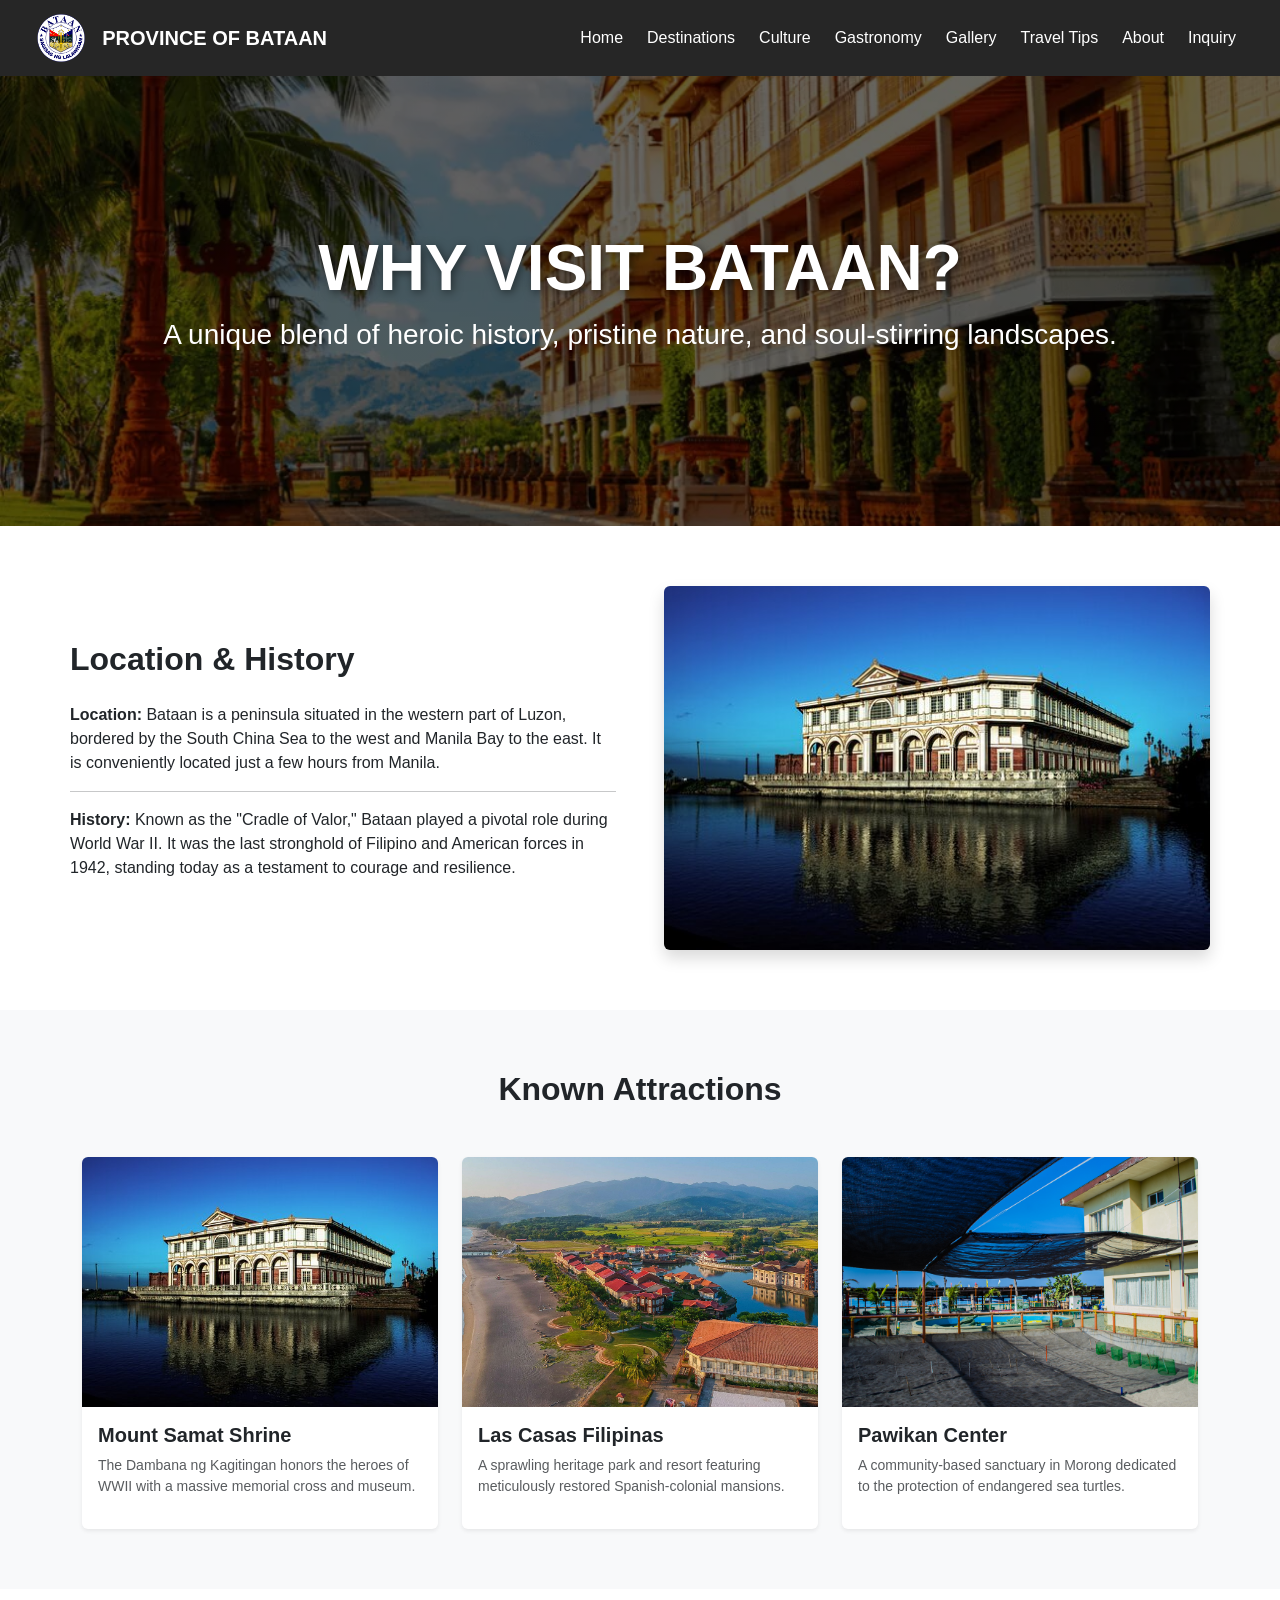
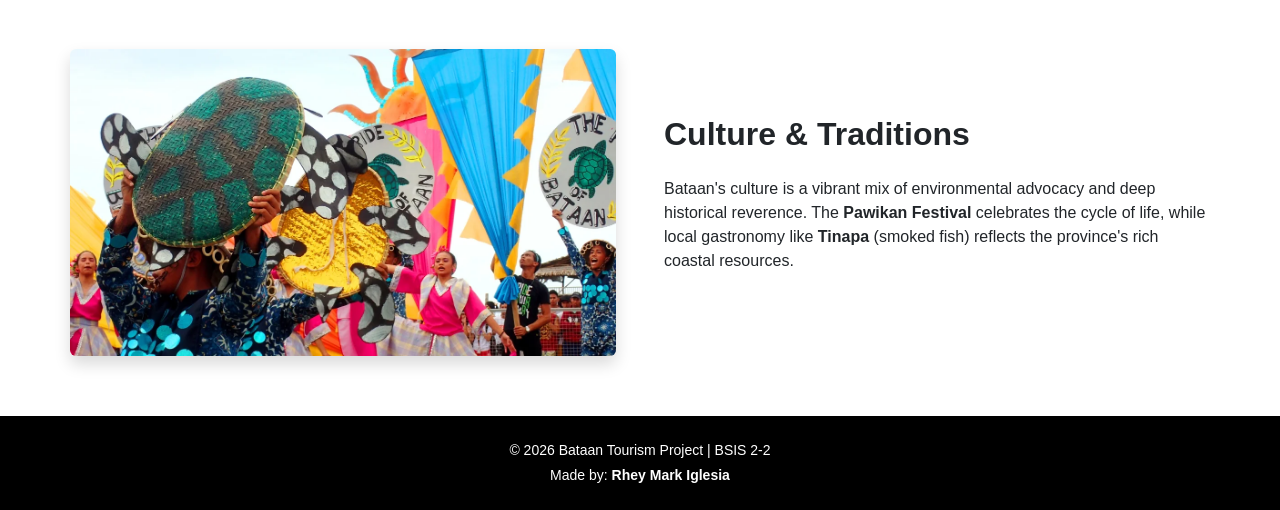
<file: about.html>
<!DOCTYPE html>
<html lang="en">
<head>
    <meta charset="UTF-8">
    <title>About Bataan | Behold Bataan</title>
    <link href="https://cdn.jsdelivr.net/npm/bootstrap@5.3.3/dist/css/bootstrap.min.css" rel="stylesheet">
    <link rel="stylesheet" href="styles/index.css">
    <style>
        .navbar {
            background-color: rgba(0, 0, 0, 0.85);
        }

        .about-hero {
            background: linear-gradient(rgba(0,0,0,0.6), rgba(0,0,0,0.6)), url('images/bataan.jpg');
            background-size: cover;
            background-position: center;
            height: 50vh;
            display: flex;
            align-items: center;
            justify-content: center;
            color: white;
        }
        .section-padding { padding: 60px 0; }
        .bg-custom-light { background-color: #f8f9fa; }

        .attraction-img {
            width: 100%;
            height: 250px;
            object-fit: cover;
            border-top-left-radius: 0.375rem;
            border-top-right-radius: 0.375rem;
        }
        
        .card {
            transition: transform 0.3s ease;
        }
        .card:hover {
            transform: translateY(-5px);
        }
    </style>
</head>
<body>

<nav class="navbar navbar-expand-lg navbar-dark px-4 sticky-top">
    <div class="container-fluid">
        <a class="navbar-brand d-flex align-items-center gap-3" href="index.html">
            <img src="images/seal.jpg" alt="Bataan seal" style="height: 50px;">
            <span class="fw-bold text-uppercase">Province of Bataan</span>
        </a>
        
        <button class="navbar-toggler" type="button" data-bs-toggle="collapse" data-bs-target="#navbarNav">
            <span class="navbar-toggler-icon"></span>
        </button>

        <div class="collapse navbar-collapse" id="navbarNav">
            <ul class="navbar-nav ms-auto gap-2">
                <li class="nav-item"><a class="nav-link" href="index.html">Home</a></li>
                <li class="nav-item"><a class="nav-link" href="destinations.html">Destinations</a></li>
                <li class="nav-item"><a class="nav-link" href="culture.html">Culture</a></li>
                <li class="nav-item"><a class="nav-link" href="gastronomy.html">Gastronomy</a></li>
                <li class="nav-item"><a class="nav-link" href="gallery.html">Gallery</a></li>
                <li class="nav-item"><a class="nav-link" href="tips.html">Travel Tips</a></li>
                <li class="nav-item"><a class="nav-link" href="about.html">About</a></li>
                <li class="nav-item"><a class="nav-link" href="inquiry.html">Inquiry</a></li>
            </ul>
        </div>
    </div>
</nav>

<header class="about-hero text-center">
    <div class="container">
        <h1 class="display-3 fw-bold text-uppercase text-white">Why Visit Bataan?</h1>
        <p class="lead fs-3 text-white">A unique blend of heroic history, pristine nature, and soul-stirring landscapes.</p>
    </div>
</header>

<main>
    <section class="section-padding container">
        <div class="row g-5 align-items-center">
            <div class="col-lg-6">
                <h2 class="fw-bold mb-4">Location & History</h2>
                <p><strong>Location:</strong> Bataan is a peninsula situated in the western part of Luzon, bordered by the South China Sea to the west and Manila Bay to the east. It is conveniently located just a few hours from Manila.</p>
                <hr>
                <p><strong>History:</strong> Known as the "Cradle of Valor," Bataan played a pivotal role during World War II. It was the last stronghold of Filipino and American forces in 1942, standing today as a testament to courage and resilience.</p>
            </div>
            <div class="col-lg-6">
                <img src="images/history.jpg" class="img-fluid rounded shadow" alt="Historical Bataan">
            </div>
        </div>
    </section>

    <section class="section-padding bg-custom-light">
        <div class="container">
            <h2 class="fw-bold mb-5 text-center">Known Attractions</h2>
            <div class="row g-4">
                <div class="col-md-4">
                    <div class="card h-100 border-0 shadow-sm">
                        <img src="images/history.jpg" class="attraction-img" alt="Mount Samat">
                        <div class="card-body">
                            <h5 class="fw-bold">Mount Samat Shrine</h5>
                            <p class="small text-muted">The Dambana ng Kagitingan honors the heroes of WWII with a massive memorial cross and museum.</p>
                        </div>
                    </div>
                </div>
                <div class="col-md-4">
                    <div class="card h-100 border-0 shadow-sm">
                        <img src="images/las casas.jpg" class="attraction-img" alt="Las Casas">
                        <div class="card-body">
                            <h5 class="fw-bold">Las Casas Filipinas</h5>
                            <p class="small text-muted">A sprawling heritage park and resort featuring meticulously restored Spanish-colonial mansions.</p>
                        </div>
                    </div>
                </div>
                <div class="col-md-4">
                    <div class="card h-100 border-0 shadow-sm">
                        <img src="images/pawikan.jpg" class="attraction-img" alt="Pawikan Center">
                        <div class="card-body">
                            <h5 class="fw-bold">Pawikan Center</h5>
                            <p class="small text-muted">A community-based sanctuary in Morong dedicated to the protection of endangered sea turtles.</p>
                        </div>
                    </div>
                </div>
            </div>
        </div>
    </section>

    <section class="section-padding container">
        <div class="row g-5 align-items-center">
            <div class="col-lg-6 order-lg-2">
                <h2 class="fw-bold mb-4">Culture & Traditions</h2>
                <p>Bataan's culture is a vibrant mix of environmental advocacy and deep historical reverence. The <strong>Pawikan Festival</strong> celebrates the cycle of life, while local gastronomy like <strong>Tinapa</strong> (smoked fish) reflects the province's rich coastal resources.</p>
            </div>
            <div class="col-lg-6 order-lg-1">
                <img src="images/festival.jpg" class="img-fluid rounded shadow" alt="Bataan Culture">
            </div>
        </div>
    </section>
</main>

<footer class="bg-black text-white py-4">
    <div class="container text-center">
        <p class="mb-1 small">© 2026 Bataan Tourism Project | BSIS 2-2</p>
        <p class="mb-0 small">Made by: <span class="fw-bold">Rhey Mark Iglesia</span></p>
    </div>
</footer>

<script src="https://cdn.jsdelivr.net/npm/bootstrap@5.3.3/dist/js/bootstrap.bundle.min.js"></script>
</body>
</html>
</file>
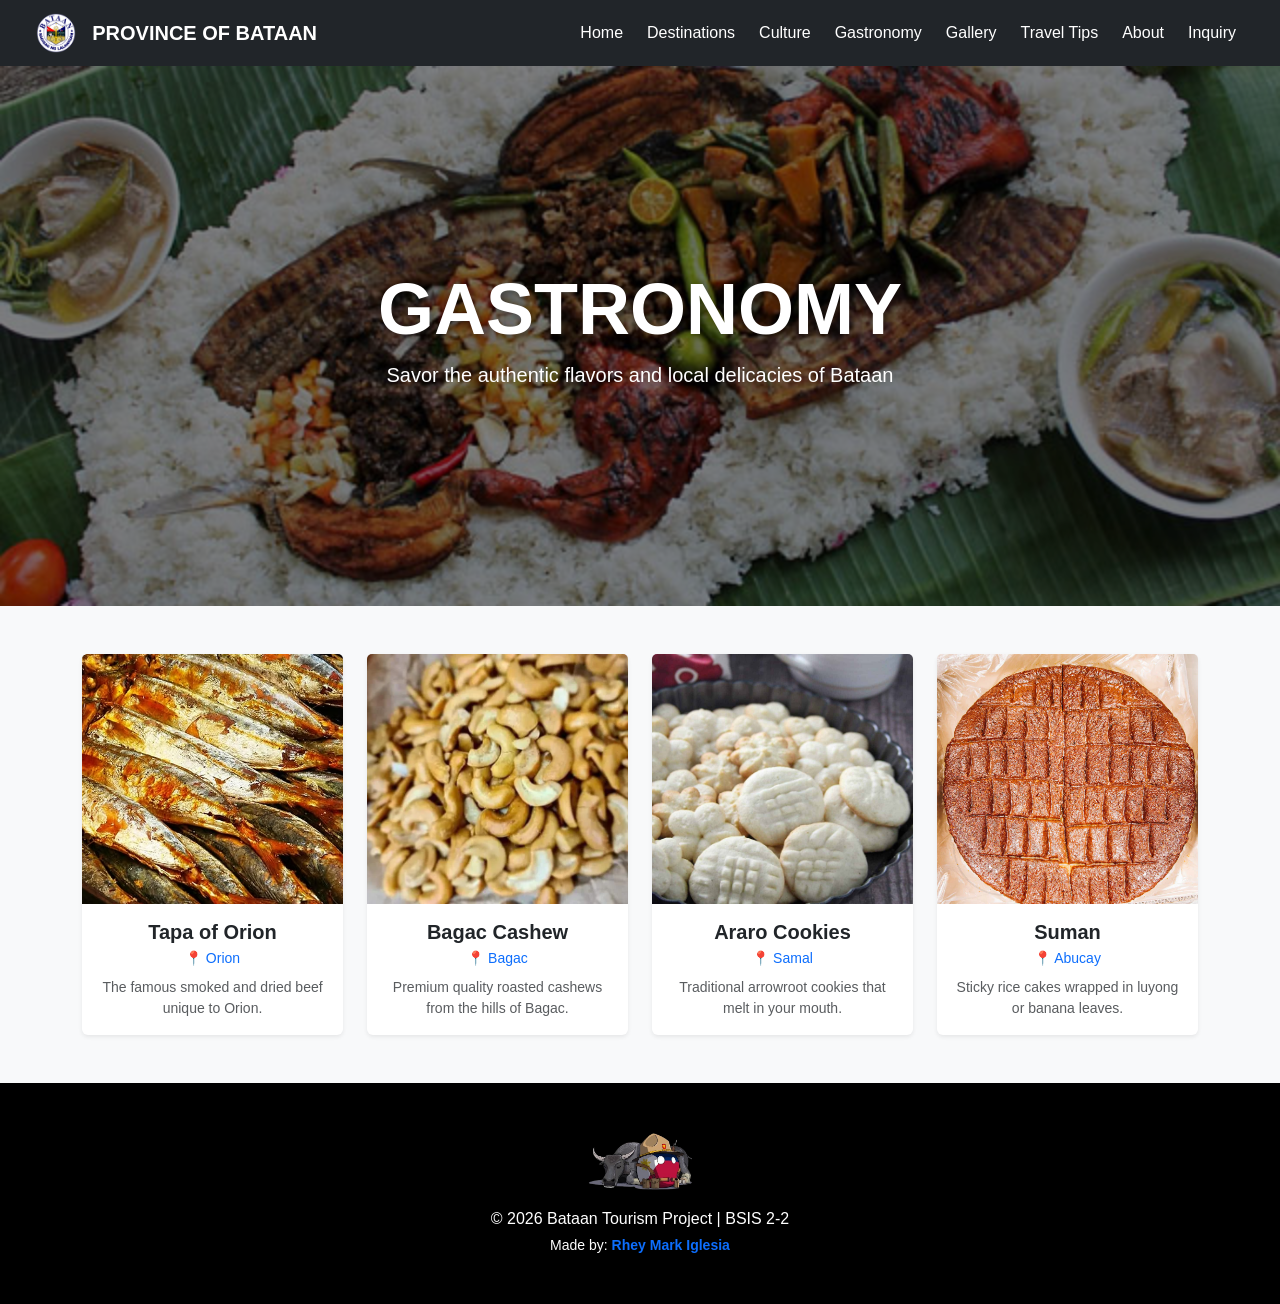
<file: gastronomy.html>
<!DOCTYPE html>
<html lang="en">
<head>
    <meta charset="UTF-8">
    <meta name="viewport" content="width=device-width, initial-scale=1.0">
    <title>Gastronomy | Behold Bataan</title>
    <link href="https://cdn.jsdelivr.net/npm/bootstrap@5.3.3/dist/css/bootstrap.min.css" rel="stylesheet">
    <link rel="stylesheet" href="styles/index.css">
    <style>
        .hero {
            position: relative;
            height: 60vh;
            display: flex;
            align-items: center;
            justify-content: center;
            color: white;
            text-align: center;
            overflow: hidden;
        }

        .hero-bg {
            position: absolute;
            top: 0;
            left: 0;
            width: 100%;
            height: 100%;
            object-fit: cover;
            z-index: 1;
            filter: brightness(0.5); 
        }

        .card-img-top {
            height: 250px;
            object-fit: cover;
        }

        .food-card {
            transition: transform 0.3s ease;
            cursor: pointer;
        }

        .food-card:hover {
            transform: translateY(-10px);
        }
    </style>
</head>
<body>

    <nav class="navbar navbar-expand-lg navbar-dark bg-dark px-4 sticky-top">
        <div class="container-fluid">
            <a class="navbar-brand d-flex align-items-center gap-3" href="index.html">
                <img src="images/seal.jpg" alt="Bataan seal" style="height: 40px;">
                <span class="fw-bold text-uppercase">Province of Bataan</span>
            </a>
            <button class="navbar-toggler" type="button" data-bs-toggle="collapse" data-bs-target="#navbarNav">
                <span class="navbar-toggler-icon"></span>
            </button>
            <div class="collapse navbar-collapse" id="navbarNav">
                <ul class="navbar-nav ms-auto gap-2">
                    <li class="nav-item"><a class="nav-link" href="index.html">Home</a></li>
                    <li class="nav-item"><a class="nav-link" href="destinations.html">Destinations</a></li>
                    <li class="nav-item"><a class="nav-link" href="culture.html">Culture</a></li>
                    <li class="nav-item"><a class="nav-link active" href="gastronomy.html">Gastronomy</a></li>
                    <li class="nav-item"><a class="nav-link" href="gallery.html">Gallery</a></li>
                    <li class="nav-item"><a class="nav-link" href="tips.html">Travel Tips</a></li>
                    <li class="nav-item"><a class="nav-link" href="about.html">About</a></li>
                    <li class="nav-item"><a class="nav-link" href="inquiry.html">Inquiry</a></li>
                </ul>
            </div>
        </div>
    </nav>

    <header class="hero">
        <img src="images/dunsulanb.jpg" alt="Bataan Food" class="hero-bg">
        <div class="container" style="position: relative; z-index: 2;">
            <h1 class="display-2 fw-bold text-uppercase">Gastronomy</h1>
            <p class="lead">Savor the authentic flavors and local delicacies of Bataan</p>
        </div>
    </header>

    <main class="py-5 bg-light">
        <div class="container">
            <div class="row g-4 justify-content-center" id="foodContainer">
                </div>
        </div>
    </main>

    <footer class="bg-black text-white py-5">
        <div class="container text-center">
            <img src="images/footerball.png" alt="Logo" class="mb-3" style="height: 60px;">
            <p class="mb-1">© 2026 Bataan Tourism Project | BSIS 2-2</p>
            <p class="mb-0 small">Made by: <span class="fw-bold text-primary">Rhey Mark Iglesia</span></p>
        </div>
    </footer>

    <div class="modal fade" id="foodModal" tabindex="-1" aria-hidden="true">
        <div class="modal-dialog modal-lg">
            <div class="modal-content" id="modalContent"></div>
        </div>
    </div>

    <script src="https://cdn.jsdelivr.net/npm/bootstrap@5.3.3/dist/js/bootstrap.bundle.min.js"></script>

    <script>
        const delicacies = [
            {
                name: "Tapa of Orion",
                city: "Orion",
                category: "Savory",
                image: "images/tinapa.jpg",
                shortDesc: "The famous smoked and dried beef unique to Orion.",
                fullDesc: "Orion's Tapa is renowned for its distinct curing process and deep flavor. Unlike typical commercial tapa, this local version is often preferred for its tenderness and the perfect balance of salty and savory notes.",
                bestPaired: "Garlic rice and vinegar with chili",
                tips: "Best bought early in the morning at the Orion Public Market."
            },
            {
                name: "Bagac Cashew",
                city: "Bagac",
                category: "Snacks",
                image: "images/kasoy.jpg",
                shortDesc: "Premium quality roasted cashews from the hills of Bagac.",
                fullDesc: "Bagac is famous for its cashew nuts, which are processed locally. From roasted nuts to cashew butter and sweets, these products represent the agricultural bounty of the town's upland areas.",
                bestPaired: "Great as a standalone snack or topping for desserts",
                tips: "Look for the 'roasted with skin' variety for a more traditional taste."
            },
            {
                name: "Araro Cookies",
                city: "Samal",
                category: "Dessert",
                image: "images/araro.jpg",
                shortDesc: "Traditional arrowroot cookies that melt in your mouth.",
                fullDesc: "Samal's Araro (Arrowroot) cookies are a heritage snack. Made from arrowroot flour, these cookies are light, powdery, and mildly sweet, known for their unique texture that instantly dissolves.",
                bestPaired: "Hot coffee or tea",
                tips: "These are fragile! Pack them carefully if you are bringing them home as pasalubong."
            },
            {
                name: "Suman",
                city: "Abucay",
                category: "Delicacy",
                image: "images/kakanin.jpg",
                shortDesc: "Sticky rice cakes wrapped in luyong or banana leaves.",
                fullDesc: "Abucay is known for its delicious Suman. Made from high-quality glutinous rice and coconut milk, these rice cakes are a staple for breakfast or merienda, representing the town's traditional cooking methods.",
                bestPaired: "Latik (coconut caramel) or ripe mangoes",
                tips: "The Suman sold near the Abucay Church is a favorite among travelers."
            }
        ];

        const container = document.getElementById('foodContainer');

        function renderFood() {
            container.innerHTML = delicacies.map((d, index) => `
                <div class="col-md-6 col-lg-3">
                    <div class="card h-100 shadow-sm border-0 food-card" onclick="viewDetails(${index})">
                        <img src="${d.image}" class="card-img-top" alt="${d.name}">
                        <div class="card-body text-center">
                            <h5 class="fw-bold mb-1">${d.name}</h5>
                            <p class="text-primary small mb-2">📍 ${d.city}</p>
                            <p class="card-text text-muted small">${d.shortDesc}</p>
                        </div>
                    </div>
                </div>
            `).join('');
        }

        function viewDetails(index) {
            const d = delicacies[index];
            const modalContent = document.getElementById('modalContent');
            
            modalContent.innerHTML = `
                <div class="modal-header border-0 pb-0">
                    <button type="button" class="btn-close" data-bs-dismiss="modal" aria-label="Close"></button>
                </div>
                <div class="modal-body p-4">
                    <img src="${d.image}" class="img-fluid rounded mb-4 w-100 shadow-sm" style="max-height: 400px; object-fit: cover;">
                    <h3 class="fw-bold">${d.name}</h3>
                    <p class="text-primary fw-bold">📍 ${d.city}, Bataan</p>
                    <hr>
                    <h5>Description</h5>
                    <p>${d.fullDesc}</p>
                    <div class="bg-light p-3 rounded mt-4">
                        <p class="mb-2"><strong>Best Paired With:</strong> ${d.bestPaired}</p>
                        <p class="mb-0"><strong>Pro Tip:</strong> ${d.tips}</p>
                    </div>
                </div>
                <div class="modal-footer border-0">
                    <button type="button" class="btn btn-secondary" data-bs-dismiss="modal">Close</button>
                </div>
            `;
            
            const modalInstance = new bootstrap.Modal(document.getElementById('foodModal'));
            modalInstance.show();
        }

        renderFood();
    </script>
</body>
</html>
</file>
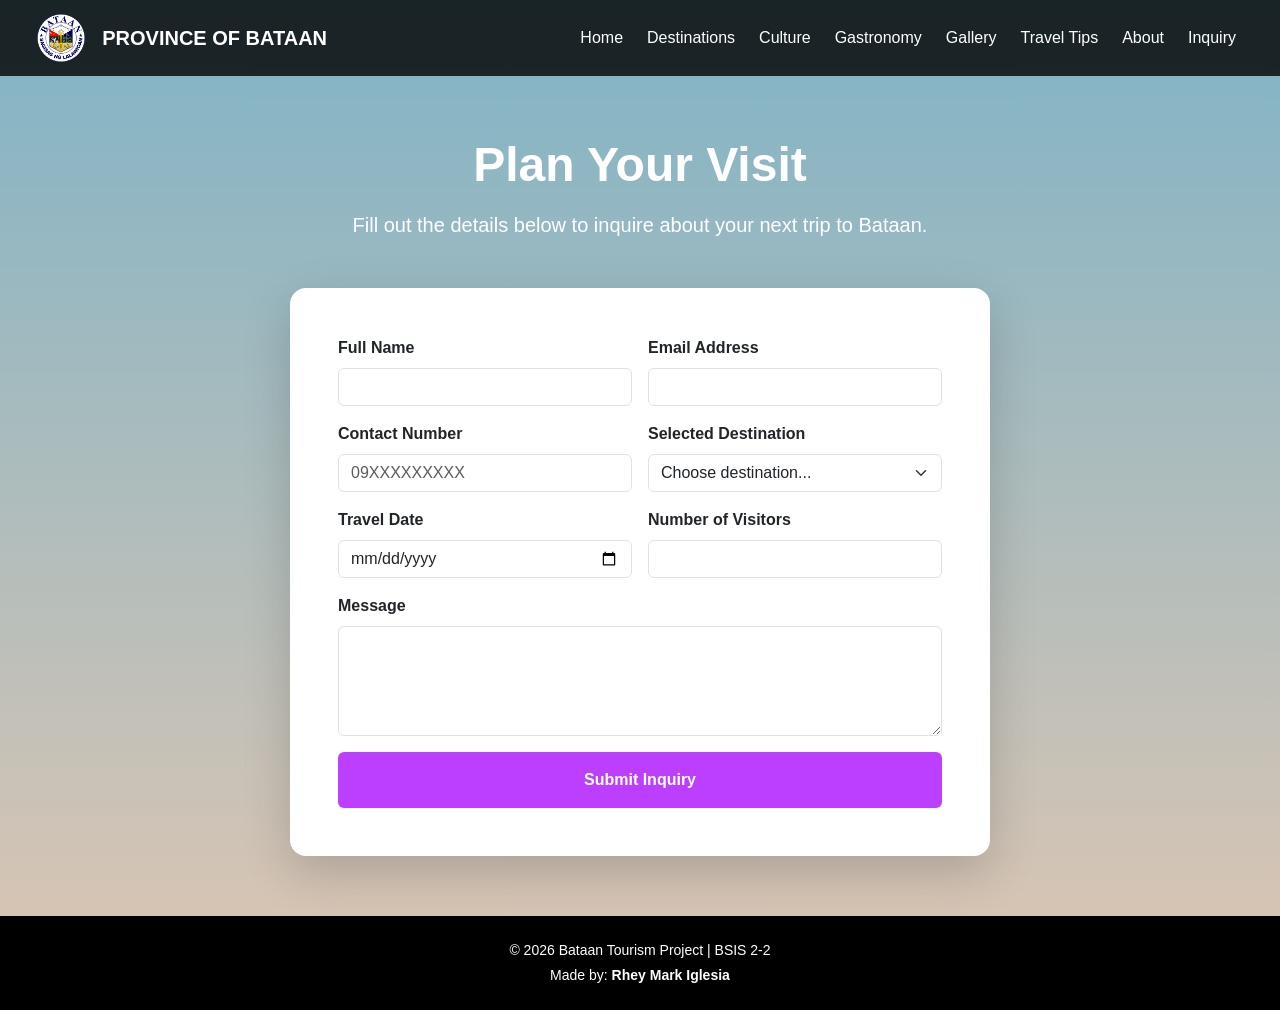
<file: inquiry.html>
<!DOCTYPE html>
<html lang="en">
<head>
    <meta charset="UTF-8">
    <title>Inquiry | Behold Bataan</title>
    <link href="https://cdn.jsdelivr.net/npm/bootstrap@5.3.3/dist/css/bootstrap.min.css" rel="stylesheet">
    <link rel="stylesheet" href="styles/index.css">
    <style>
        body {
            background: linear-gradient(to bottom, #7fb3c6, #dfc6b2);
            min-height: 100vh;
            display: flex;
            flex-direction: column;
        }

        .navbar {
            background-color: rgba(0, 0, 0, 0.8);
        }

        .inquiry-container {
            flex: 1;
            padding: 60px 0;
        }

        .form-section {
            max-width: 700px;
        }

        .btn-primary:hover {
            background-color: #a02ddb !important;
            transform: translateY(-2px);
            transition: all 0.3s ease;
        }

        .form-control:focus, .form-select:focus {
            border-color: #bc3eff;
            box-shadow: 0 0 0 0.25rem rgba(188, 62, 255, 0.25);
        }
    </style>
</head>
<body> 

<nav class="navbar navbar-expand-lg navbar-dark px-4 sticky-top">
    <div class="container-fluid">
        <a class="navbar-brand d-flex align-items-center gap-3" href="index.html">
            <img src="images/seal.jpg" alt="Bataan seal" style="height: 50px;">
            <span class="fw-bold text-uppercase">Province of Bataan</span>
        </a>
        
        <button class="navbar-toggler" type="button" data-bs-toggle="collapse" data-bs-target="#navbarNav">
            <span class="navbar-toggler-icon"></span>
        </button>

        <div class="collapse navbar-collapse" id="navbarNav">
            <ul class="navbar-nav ms-auto gap-2">
                <li class="nav-item"><a class="nav-link" href="index.html">Home</a></li>
                <li class="nav-item"><a class="nav-link" href="destinations.html">Destinations</a></li>
                <li class="nav-item"><a class="nav-link" href="culture.html">Culture</a></li>
                <li class="nav-item"><a class="nav-link" href="gastronomy.html">Gastronomy</a></li>
                <li class="nav-item"><a class="nav-link" href="gallery.html">Gallery</a></li>
                <li class="nav-item"><a class="nav-link" href="tips.html">Travel Tips</a></li>
                <li class="nav-item"><a class="nav-link" href="about.html">About</a></li>
                <li class="nav-item"><a class="nav-link" href="inquiry.html">Inquiry</a></li>
            </ul>
        </div>
    </div>
</nav>

<main class="inquiry-container">
    <div class="container">
        <section class="text-center text-white mb-5">
            <h2 class="display-5 fw-bold mb-3">Plan Your Visit</h2>
            <p class="lead mx-auto" style="max-width: 700px;">
                Fill out the details below to inquire about your next trip to Bataan.
            </p>
        </section>

        <section class="form-section mx-auto">
            <div class="card shadow-lg border-0 rounded-4">
                <div class="card-body p-4 p-md-5">
                    <form id="inquiryForm" class="row g-3" novalidate>
                        <div class="col-md-6">
                            <label for="fullName" class="form-label fw-bold">Full Name</label>
                            <input type="text" class="form-control" id="fullName" required>
                        </div>

                        <div class="col-md-6">
                            <label for="emailAddr" class="form-label fw-bold">Email Address</label>
                            <input type="email" class="form-control" id="emailAddr" required>
                        </div>

                        <div class="col-md-6">
                            <label for="contactNum" class="form-label fw-bold">Contact Number</label>
                            <input type="tel" class="form-control" id="contactNum" placeholder="09XXXXXXXXX" required>
                        </div>

                        <div class="col-md-6">
                            <label for="destination" class="form-label fw-bold">Selected Destination</label>
                            <select class="form-select" id="destination" required>
                                <option value="" selected disabled>Choose destination...</option>
                                <option>Las Casas Filipinas de Acuzar</option>
                                <option>Mount Samat National Shrine</option>
                                <option>Pawikan Conservation Center</option>
                                <option>Camaya Coast</option>
                                <option>Zero Km markers</option>
								<option>Flaming Sword Pilar</option>
								<option>Saint Dominic de Guzman Parish</option> 
								<option>Plaza Mayor de Balanga</option>
								<option>Mount Natib</option>
								<option>Pasukulan Falls</option>
								<option>Dunsulan Falls</option>
								<option>Pawikan Conservation Center</option>
								<option>Samal Mangrove Trails</option>
								<option>Anvaya Cove</option>
								<option>Stella Maris Beach Resort</option>
								<option>Laki Beach Resort</option>
								<option>Panibatuhan Kayaaking</option>
                            </select>
                        </div>

                        <div class="col-md-6">
                            <label for="travelDate" class="form-label fw-bold">Travel Date</label>
                            <input type="date" class="form-control" id="travelDate" required>
                        </div>

                        <div class="col-md-6">
                            <label for="visitors" class="form-label fw-bold">Number of Visitors</label>
                            <input type="number" class="form-control" id="visitors" min="1" required>
                        </div>

                        <div class="col-12">
                            <label for="message" class="form-label fw-bold">Message</label>
                            <textarea class="form-control" id="message" rows="4" required></textarea>
                        </div>

                        <div class="col-12">
                            <button type="submit" class="btn btn-primary w-100 py-3 fw-bold border-0" style="background-color: #bc3eff;">
                                Submit Inquiry
                            </button>
                        </div>
                    </form>

                    <div id="successMessage" class="alert alert-success mt-3 d-none">
                        Thank you! Your inquiry has been submitted successfully.
                    </div>
                </div>
            </div>
        </section>
    </div>
</main>

<footer class="bg-black text-white py-4 mt-auto">
    <div class="container text-center">
        <p class="mb-1 small">© 2026 Bataan Tourism Project | BSIS 2-2</p>
        <p class="mb-0 small">Made by: <span class="fw-bold">Rhey Mark Iglesia</span></p>
    </div>
</footer>

<script src="https://cdn.jsdelivr.net/npm/bootstrap@5.3.3/dist/js/bootstrap.bundle.min.js"></script>

<script>
    document.getElementById('inquiryForm').addEventListener('submit', function(event) {
        event.preventDefault();
        
        if (this.checkValidity()) {
            document.getElementById('successMessage').classList.remove('d-none');
            this.reset();
            this.classList.remove('was-validated');
        } else {
            this.classList.add('was-validated');
        }
    });
</script>
</body>
</html>
</file>
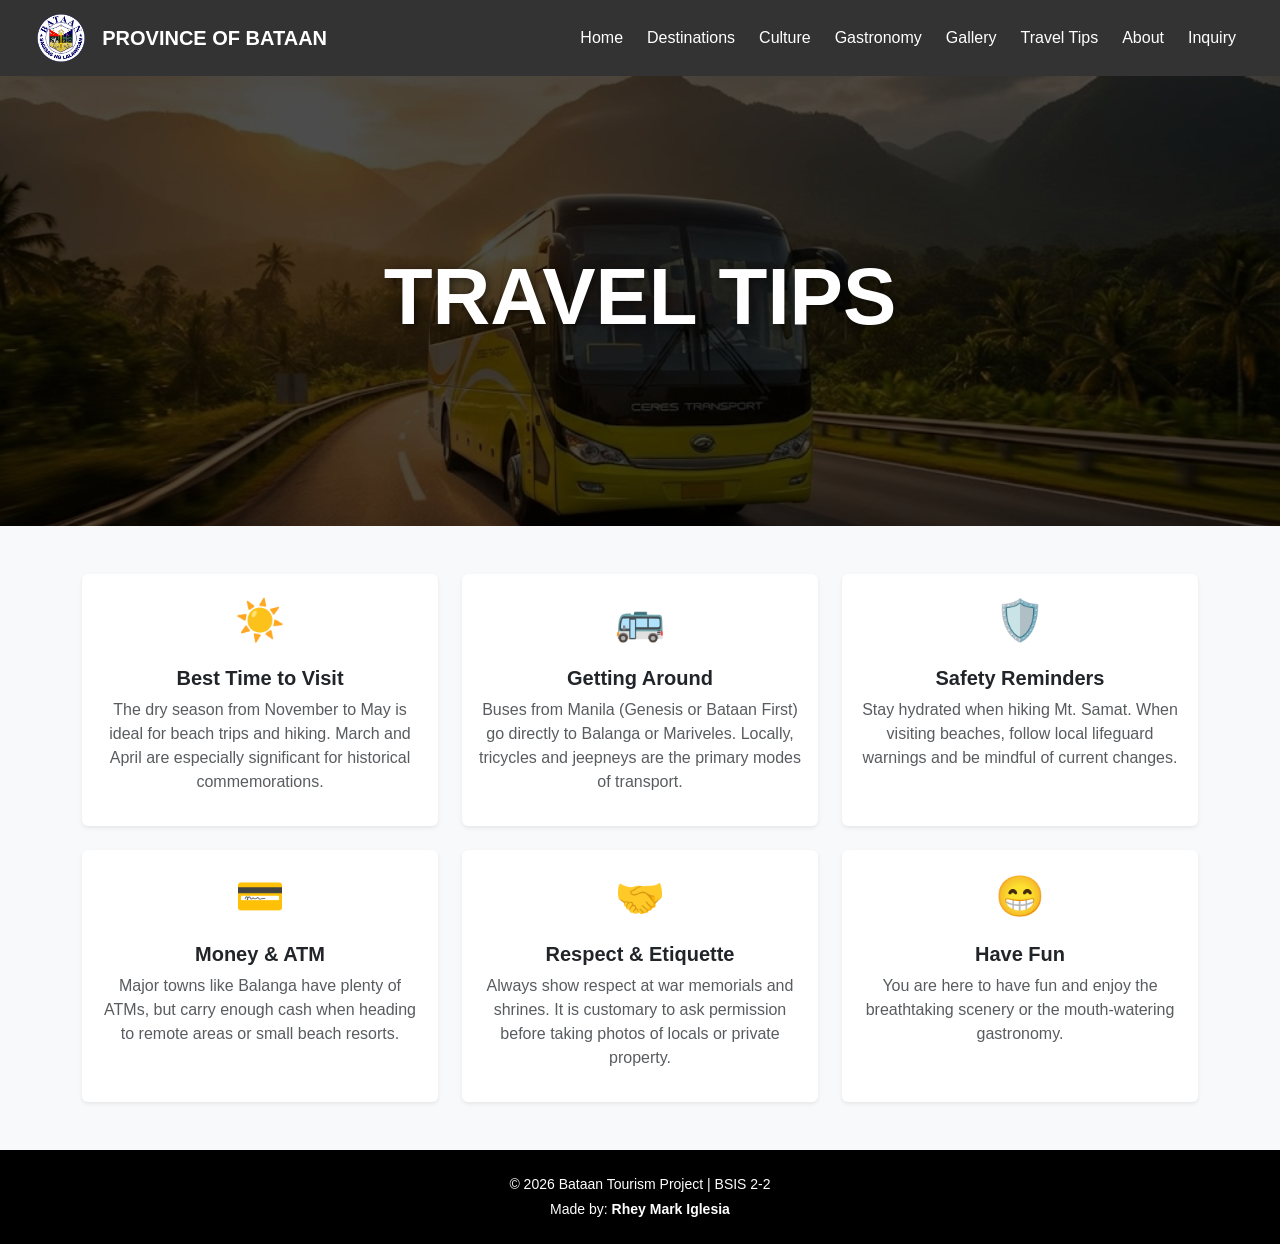
<file: tips.html>
<!DOCTYPE html>
<html lang="en">
<head>
    <meta charset="UTF-8">
    <title>Travel Tips | Behold Bataan</title>
    <link href="https://cdn.jsdelivr.net/npm/bootstrap@5.3.3/dist/css/bootstrap.min.css" rel="stylesheet">
    <link rel="stylesheet" href="styles/index.css">
    <link rel="stylesheet" href="styles/tips.css">
    <link rel="stylesheet" href="styles/gallery.css">
    <style>
        .navbar {
            z-index: 1050; 
            background-color: rgba(0, 0, 0, 0.8) !important;
        }

        .hero {
            position: relative;
            height: 50vh;
            overflow: hidden;
        }

        .hero-bg {
            position: absolute;
            top: 0;
            left: 0;
            width: 100%;
            height: 100%;
            object-fit: cover;
            z-index: -1;
        }

        .hero-overlay {
            height: 100%;
            background: rgba(0, 0, 0, 0.4);
        }
        
        .tip-card {
            transition: transform 0.3s ease;
        }
        
        .tip-card:hover {
            transform: translateY(-5px);
        }
    </style>
</head>
<body>

<nav class="navbar navbar-expand-lg navbar-dark px-4 sticky-top">
    <div class="container-fluid">
        <a class="navbar-brand d-flex align-items-center gap-3" href="index.html">
            <img src="images/seal.jpg" alt="Bataan seal" style="height: 50px;">
            <span class="fw-bold text-uppercase">Province of Bataan</span>
        </a>
        
        <button class="navbar-toggler" type="button" data-bs-toggle="collapse" data-bs-target="#navbarNav">
            <span class="navbar-toggler-icon"></span>
        </button>

        <div class="collapse navbar-collapse" id="navbarNav">
            <ul class="navbar-nav ms-auto gap-2">
                    <li class="nav-item"><a class="nav-link" href="index.html">Home</a></li>
                    <li class="nav-item"><a class="nav-link" href="destinations.html">Destinations</a></li>
                    <li class="nav-item"><a class="nav-link" href="culture.html">Culture</a></li>
                    <li class="nav-item"><a class="nav-link" href="gastronomy.html">Gastronomy</a></li>
                    <li class="nav-item"><a class="nav-link" href="gallery.html">Gallery</a></li>
                    <li class="nav-item"><a class="nav-link" href="tips.html">Travel Tips</a></li>
                    <li class="nav-item"><a class="nav-link" href="about.html">About</a></li>
                    <li class="nav-item"><a class="nav-link" href="inquiry.html">Inquiry</a></li>
            </ul>
        </div>
    </div>
</nav>

<header class="hero">
    <img src="images/bus.jpg" alt="Bataan View" class="hero-bg">
    <div class="hero-overlay d-flex justify-content-center align-items-center text-center text-white">
        <div class="container">
            <h1 class="display-1 fw-bold text-uppercase">Travel Tips</h1>
        </div>
    </div>
</header>

<main class="py-5 bg-light">
    <div class="container">
        <div class="row g-4">
            <div class="col-md-6 col-lg-4">
                <div class="card h-100 shadow-sm tip-card border-0">
                    <div class="card-body text-center">
                        <div class="fs-1 mb-3">☀️</div>
                        <h5 class="fw-bold">Best Time to Visit</h5>
                        <p class="text-muted">The dry season from November to May is ideal for beach trips and hiking. March and April are especially significant for historical commemorations.</p>
                    </div>
                </div>
            </div>

            <div class="col-md-6 col-lg-4">
                <div class="card h-100 shadow-sm tip-card border-0">
                    <div class="card-body text-center">
                        <div class="fs-1 mb-3">🚌</div>
                        <h5 class="fw-bold">Getting Around</h5>
                        <p class="text-muted">Buses from Manila (Genesis or Bataan First) go directly to Balanga or Mariveles. Locally, tricycles and jeepneys are the primary modes of transport.</p>
                    </div>
                </div>
            </div>

            <div class="col-md-6 col-lg-4">
                <div class="card h-100 shadow-sm tip-card border-0">
                    <div class="card-body text-center">
                        <div class="fs-1 mb-3">🛡️</div>
                        <h5 class="fw-bold">Safety Reminders</h5>
                        <p class="text-muted">Stay hydrated when hiking Mt. Samat. When visiting beaches, follow local lifeguard warnings and be mindful of current changes.</p>
                    </div>
                </div>
            </div>

            <div class="col-md-6 col-lg-4">
                <div class="card h-100 shadow-sm tip-card border-0">
                    <div class="card-body text-center">
                        <div class="fs-1 mb-3">💳</div>
                        <h5 class="fw-bold">Money & ATM</h5>
                        <p class="text-muted">Major towns like Balanga have plenty of ATMs, but carry enough cash when heading to remote areas or small beach resorts.</p>
                    </div>
                </div>
            </div>

            <div class="col-md-6 col-lg-4">
                <div class="card h-100 shadow-sm tip-card border-0">
                    <div class="card-body text-center">
                        <div class="fs-1 mb-3">🤝</div>
                        <h5 class="fw-bold">Respect & Etiquette</h5>
                        <p class="text-muted">Always show respect at war memorials and shrines. It is customary to ask permission before taking photos of locals or private property.</p>
                    </div>
                </div>
            </div>

            <div class="col-md-6 col-lg-4">
                <div class="card h-100 shadow-sm tip-card border-0">
                    <div class="card-body text-center">
                        <div class="fs-1 mb-3">😁</div>
                        <h5 class="fw-bold">Have Fun</h5>
                        <p class="text-muted">You are here to have fun and enjoy the breathtaking scenery or the mouth-watering gastronomy.</p>
                    </div>
                </div>
            </div>
        </div>
    </div>
</main>

<footer class="bg-black text-white py-4">
    <div class="container text-center">
        <p class="mb-1 small">© 2026 Bataan Tourism Project | BSIS 2-2</p>
        <p class="mb-0 small">Made by: <span class="fw-bold">Rhey Mark Iglesia</span></p>
    </div>
</footer>

<script src="https://cdn.jsdelivr.net/npm/bootstrap@5.3.3/dist/js/bootstrap.bundle.min.js"></script>

</body>
</html>
</file>
<file: styles/index.css>
* {
    margin: 0;
    padding: 0;
    box-sizing: border-box;
    font-family: 'Segoe UI', Tahoma, Geneva, Verdana, sans-serif;
}

.hero {
    position: relative;
    height: 100vh;
    width: 100%;
    overflow: hidden;
    display: flex;
    flex-direction: column;
}

.hero-bg {
    position: absolute;
    top: 0;
    left: 0;
    width: 100%;
    height: 100%;
    object-fit: cover;
    z-index: -1;
    filter: brightness(50%);
}

.hero-overlay {
    position: absolute;
    top: 0;
    left: 0;
    width: 100%;
    height: 100%;
    z-index: 1;
    pointer-events: none;
}

.hero-content {
    pointer-events: auto;
}

@media (min-width: 768px) {
    .border-md-start {
        border-left: 1px solid #444 !important;
    }
}

.navbar-nav .nav-link:hover {
    color: #bc3eff !important;
}

.navbar-nav .nav-link {
    color: #fff !important;
    padding: 8px 10px;
}

.navbar {
    position: relative;
    z-index: 10; 
}

h1 {
    text-shadow: 2px 2px 10px rgba(0,0,0,0.5);
}

@media (max-width: 991.98px) {
    .hero {
        overflow: visible !important;
    }

    .navbar-collapse {
        position: absolute !important;
        top: 70px;
        right: 20px;
        left: auto !important;

        width: 260px;
        background-color: rgba(17, 17, 17, 0.95) !important;

        backdrop-filter: blur(10px);
        border: 1px solid rgba(188, 62, 255, 0.4);
        border-radius: 12px;
        padding: 15px;

        box-shadow: 0 10px 30px rgba(0,0,0,0.7);
        z-index: 9999 !important;
    }
}
</file>
<file: styles/tips.css>
.tips-hero {
            background: linear-gradient(rgba(0,0,0,0.5), rgba(0,0,0,0.5)), url('images/bataan.jpg');
            background-size: cover;
            background-position: center;
            height: 40vh;
            display: flex;
            align-items: center;
            justify-content: center;
            color: white;
        }
        .tip-card {
            transition: transform 0.3s;
            border: none;
        }
        .tip-card:hover {
            transform: translateY(-5px);
        }
</file>
<file: styles/gallery.css>
.gallery-img {
    width: 100%;
    height: 250px; 
    object-fit: cover;
    display: block;
}

.gallery-item {
    transition: transform 0.3s ease;
}

.gallery-item:hover {
    transform: scale(1.02);
}
</file>
